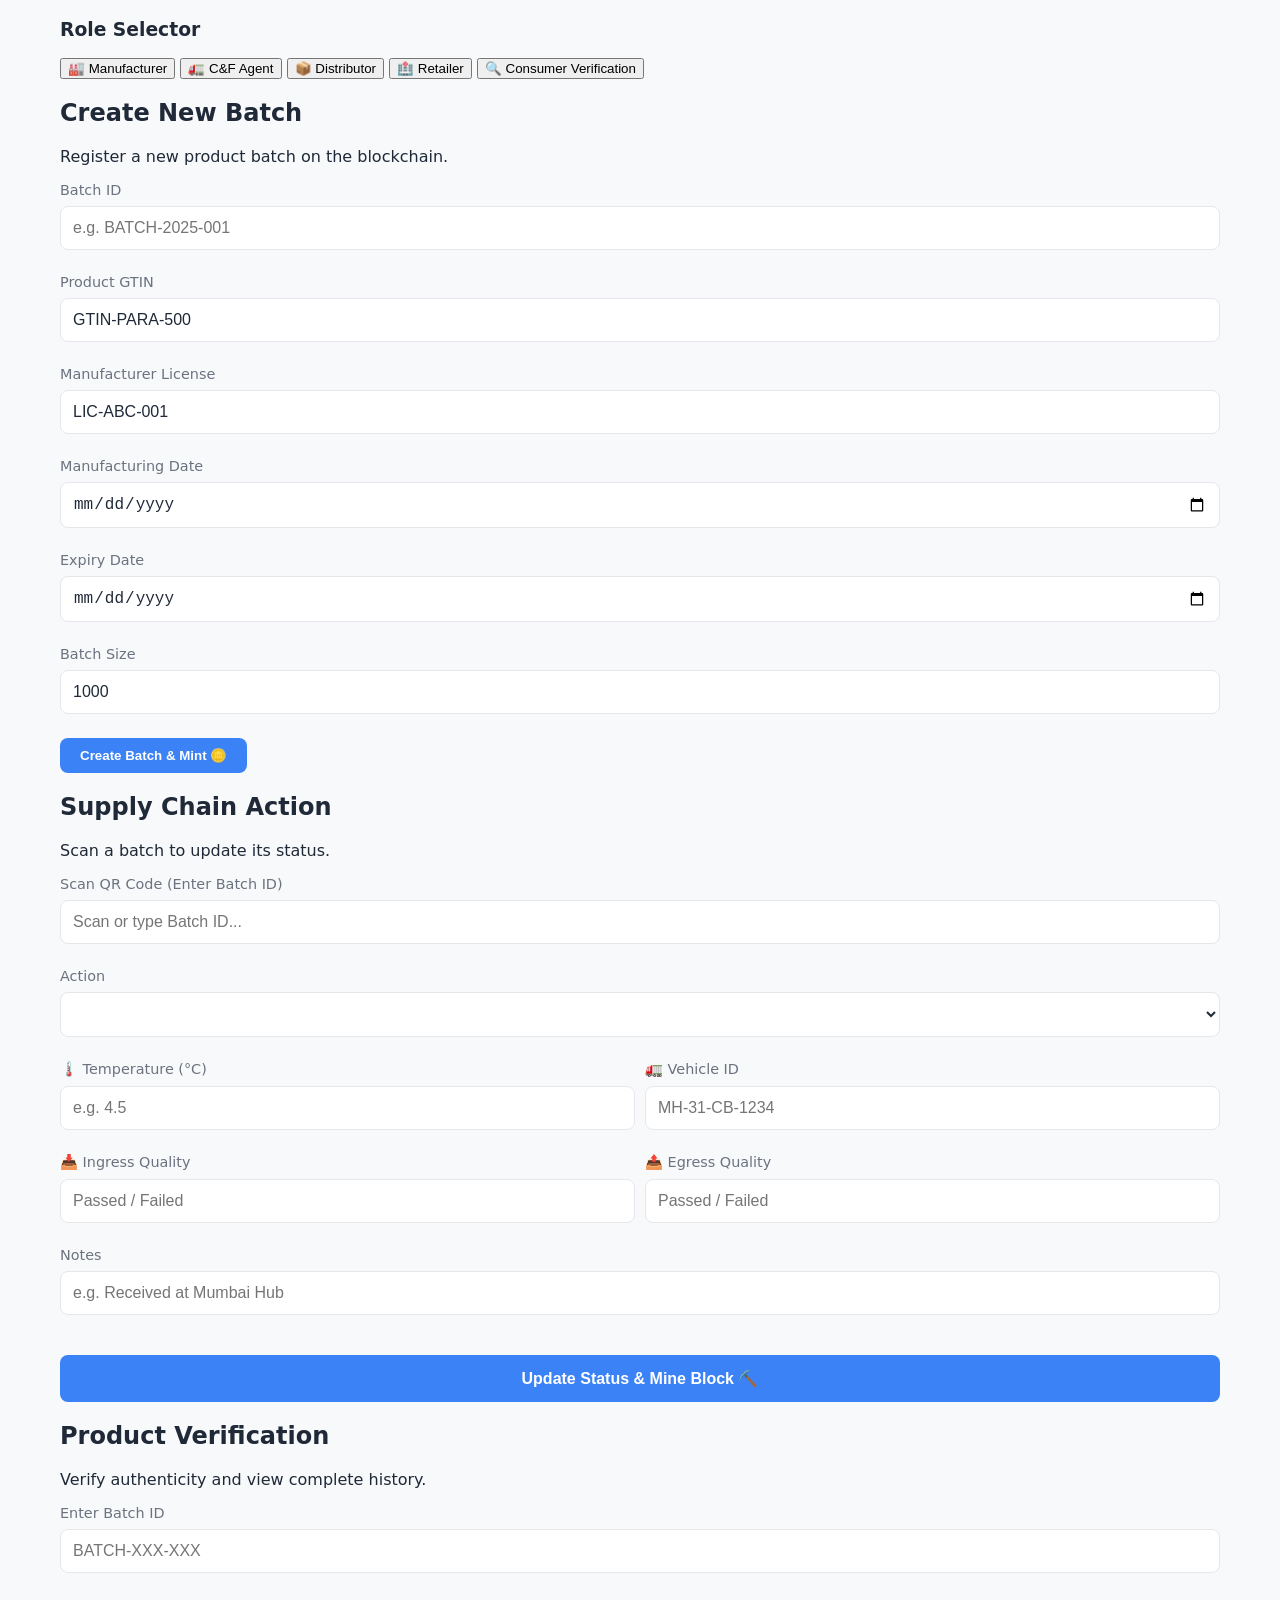
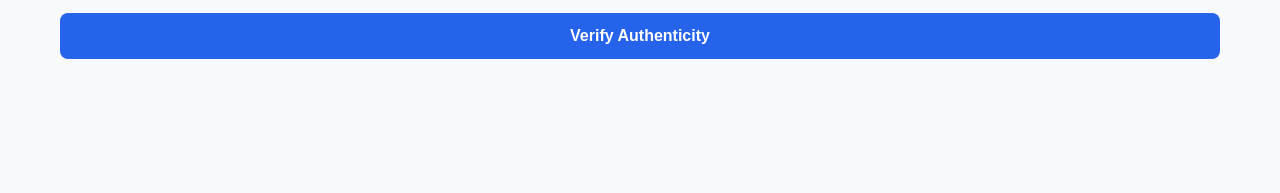
<file: static/index.html>
<!DOCTYPE html>
<html lang="en">

<head>
    <meta charset="UTF-8">
    <meta name="viewport" content="width=device-width, initial-scale=1.0">
    <title>FDA TrustChain Dashboard</title>
    <link rel="stylesheet" href="/static/style.css">
</head>

<body>

    <div class="container">
        <!-- Sidebar -->
        <div class="sidebar">
            <h3>Role Selector</h3>
            <button class="role-btn active" onclick="switchRole('manufacturer')">🏭 Manufacturer</button>
            <button class="role-btn" onclick="switchRole('cnf')">🚛 C&F Agent</button>
            <button class="role-btn" onclick="switchRole('distributor')">📦 Distributor</button>
            <button class="role-btn" onclick="switchRole('retailer')">🏥 Retailer</button>
            <button class="role-btn" onclick="switchRole('consumer')">🔍 Consumer Verification</button>
        </div>

        <!-- Main Content -->
        <div class="main-content">

            <!-- Manufacturer View -->
            <div id="manufacturer" class="section active">
                <div class="header">
                    <h2>Create New Batch</h2>
                    <p>Register a new product batch on the blockchain.</p>
                </div>

                <form id="createBatchForm">
                    <div class="form-group">
                        <label>Batch ID</label>
                        <input type="text" id="batchId" placeholder="e.g. BATCH-2025-001" required>
                    </div>
                    <div class="form-group">
                        <label>Product GTIN</label>
                        <input type="text" id="gtin" value="GTIN-PARA-500" required>
                    </div>
                    <div class="form-group">
                        <label>Manufacturer License</label>
                        <input type="text" id="license" value="LIC-ABC-001" required>
                    </div>
                    <div class="form-group">
                        <label>Manufacturing Date</label>
                        <input type="date" id="mfgDate" required>
                    </div>
                    <div class="form-group">
                        <label>Expiry Date</label>
                        <input type="date" id="expDate" required>
                    </div>
                    <div class="form-group">
                        <label>Batch Size</label>
                        <input type="number" id="size" value="1000" required>
                    </div>
                    <button type="button" onclick="createBatch()" class="primary-btn">Create Batch & Mint 🪙</button>
                </form>

                <div id="batchResult" style="margin-top: 20px;"></div>


            </div>

            <!-- Supply Chain Worker View (Shared for C&F, Dist, Retailer) -->
            <div id="supply-worker" class="section">
                <div class="header">
                    <h2 id="workerTitle">Supply Chain Action</h2>
                    <p>Scan a batch to update its status.</p>
                </div>

                <div class="form-group">
                    <label>Scan QR Code (Enter Batch ID)</label>
                    <input type="text" id="scanInput" placeholder="Scan or type Batch ID...">
                </div>

                <div class="form-group">
                    <label>Action</label>
                    <select id="actionType">
                        <!-- Populated dynamically -->
                    </select>
                </div>

                <!-- Logistics Details -->
                <div style="display: grid; grid-template-columns: 1fr 1fr; gap: 10px;">
                    <div class="form-group">
                        <label>🌡️ Temperature (°C)</label>
                        <input type="text" id="logTemp" placeholder="e.g. 4.5">
                    </div>
                    <div class="form-group">
                        <label>🚛 Vehicle ID</label>
                        <input type="text" id="logVehicle" placeholder="MH-31-CB-1234">
                    </div>
                </div>

                <div style="display: grid; grid-template-columns: 1fr 1fr; gap: 10px;">
                    <div class="form-group">
                        <label>📥 Ingress Quality</label>
                        <input type="text" id="logIngress" placeholder="Passed / Failed">
                    </div>
                    <div class="form-group">
                        <label>📤 Egress Quality</label>
                        <input type="text" id="logEgress" placeholder="Passed / Failed">
                    </div>
                </div>

                <div class="form-group">
                    <label>Notes</label>
                    <input type="text" id="actionNote" placeholder="e.g. Received at Mumbai Hub">
                </div>

                <button onclick="submitAction()" class="action-btn">Update Status & Mine Block ⛏️</button>

                <div id="actionResult" style="margin-top:20px;"></div>
            </div>

            <!-- Consumer Verification View -->
            <div id="consumer" class="section">
                <div class="header">
                    <h2>Product Verification</h2>
                    <p>Verify authenticity and view complete history.</p>
                </div>

                <div class="form-group">
                    <label>Enter Batch ID</label>
                    <input type="text" id="verifyInput" placeholder="BATCH-XXX-XXX">
                </div>
                <button onclick="verifyProduct()" class="action-btn" style="background: var(--accent);">Verify
                    Authenticity</button>

                <div id="verificationResult" style="margin-top:20px;"></div>
                <div id="timelineView" class="timeline"></div>
            </div>

        </div>
    </div>

    <script src="/static/app.js"></script>
</body>

</html>
</file>
<file: static/style.css>
:root {
    --bg-color: #f8f9fa;
    --primary-blue: #0f4c81;
    /* Dark aesthetic blue from header */
    --header-gradient: linear-gradient(135deg, #1A365D 0%, #2563EB 100%);
    --card-bg: #ffffff;
    --text-primary: #1f2937;
    --text-secondary: #6b7280;

    /* Stat Card Colors */
    --stat-blue: #3b82f6;
    --stat-green: #10b981;
    --stat-orange: #f97316;
    --stat-red: #ef4444;

    /* Original App Compatibility */
    --accent: #2563eb;
    --success: #10b981;
    --danger: #ef4444;
    --border: #e5e7eb;
}

body {
    background-color: var(--bg-color);
    color: var(--text-primary);
    font-family: 'Inter', system-ui, -apple-system, sans-serif;
    margin: 0;
    padding: 0;
    display: flex;
    flex-direction: column;
    min-height: 100vh;
    padding-bottom: 100px;
    /* Space for fixed footer */
}

.main-header {
    background: var(--header-gradient);
    color: white;
    padding: 1rem 3rem;
    box-shadow: 0 10px 25px -5px rgba(0, 0, 0, 0.1), 0 8px 10px -6px rgba(0, 0, 0, 0.1);
    display: flex;
    flex-direction: column;
    gap: 0.8rem;
    position: sticky;
    top: 0;
    z-index: 1000;
}

.header-top {
    display: flex;
    justify-content: space-between;
    align-items: center;
    width: 100%;
}

.brand-group {
    display: flex;
    align-items: center;
    gap: 1.5rem;
}

.brand-logo {
    width: 42px;
    height: 42px;
    border-radius: 50%;
    border: 1.5px solid rgba(255, 255, 255, 0.3);
    object-fit: cover;
    background: white;
    box-shadow: 0 4px 6px rgba(0, 0, 0, 0.1);
}

.logo-container {
    display: flex;
    align-items: center;
    gap: 4px;
}

.logo-separator {
    color: rgba(255, 255, 255, 0.4);
    font-weight: 300;
    font-size: 1.1rem;
    margin: 0;
}

.brand-title {
    font-size: 1.6rem;
    font-weight: 700;
    margin: 0;
    letter-spacing: -0.02em;
    text-shadow: 0 2px 4px rgba(0, 0, 0, 0.1);
}

.brand-subtitle {
    font-size: 0.85rem;
    opacity: 0.85;
    margin: 0;
    font-weight: 400;
    max-width: 1000px;
    line-height: 1.4;
    letter-spacing: 0.01em;
}

.live-indicator {
    background: rgba(255, 255, 255, 0.1);
    backdrop-filter: blur(4px);
    border: 1px solid rgba(255, 255, 255, 0.2);
    color: white;
    padding: 8px 18px;
    border-radius: 50px;
    font-size: 0.8rem;
    font-weight: 600;
    display: flex;
    align-items: center;
    gap: 10px;
    box-shadow: 0 4px 12px rgba(0, 0, 0, 0.1);
}

.pulse-dot {
    width: 10px;
    height: 10px;
    background: #4ade80;
    border-radius: 50%;
    position: relative;
    box-shadow: 0 0 0 rgba(74, 222, 128, 0.4);
    animation: pulse 2s infinite;
}

@keyframes pulse {
    0% {
        transform: scale(0.95);
        box-shadow: 0 0 0 0 rgba(74, 222, 128, 0.7);
    }

    70% {
        transform: scale(1);
        box-shadow: 0 0 0 10px rgba(74, 222, 128, 0);
    }

    100% {
        transform: scale(0.95);
        box-shadow: 0 0 0 0 rgba(74, 222, 128, 0);
    }
}

.role-nav {
    display: flex;
    justify-content: center;
    /* Align start to allow scrolling from left */
    align-items: center;
    gap: 12px;
    padding: 1rem 2rem;
    background: rgba(255, 255, 255, 0.95);
    backdrop-filter: blur(15px);
    border-bottom: 1px solid rgba(0, 0, 0, 0.08);
    position: sticky;
    top: 93px;
    /* Adjust based on new header height */
    z-index: 999;
    margin-bottom: 2.5rem;
    box-shadow: 0 4px 15px -1px rgba(0, 0, 0, 0.05);

    /* Scrollable */
    overflow-x: auto;
    white-space: nowrap;
    -webkit-overflow-scrolling: touch;
    scrollbar-width: none;
    /* Hide scrollbar Firefox */
}

.role-nav::-webkit-scrollbar {
    display: none;
    /* Hide scrollbar Chrome/Safari */
}

/* Ensure header is always sticky without transform */
.main-header {
    background: var(--header-gradient);
    color: white;
    padding: 1rem 3rem;
    box-shadow: 0 10px 25px -5px rgba(0, 0, 0, 0.1);
    display: flex;
    flex-direction: column;
    gap: 0.8rem;
    position: sticky;
    top: 0;
    z-index: 1000;
}

.role-pill {
    padding: 12px 24px;
    border-radius: 12px;
    font-weight: 600;
    color: #4b5563;
    text-decoration: none;
    transition: all 0.3s cubic-bezier(0.4, 0, 0.2, 1);
    background: #f8fafc;
    display: flex;
    align-items: center;
    gap: 10px;
    border: 1px solid #e2e8f0;
    box-shadow: 0 1px 2px rgba(0, 0, 0, 0.05);
}

.role-pill:hover {
    background: #ffffff;
    border-color: var(--stat-blue);
    transform: translateY(-2px);
    box-shadow: 0 4px 12px rgba(37, 99, 235, 0.1);
    color: var(--stat-blue);
}

.role-pill.active {
    background: var(--stat-blue);
    color: white !important;
    border-color: var(--stat-blue);
    box-shadow: 0 4px 14px rgba(37, 99, 235, 0.3);
}

.role-pill.active i {
    color: white;
}


.role-pill.active.orange {
    background: var(--stat-orange);
    box-shadow: 0 4px 6px -1px rgba(249, 115, 22, 0.4);
}

.container {
    max-width: 1200px;
    margin: 0 auto;
    padding: 0 20px;
    flex: 1;
    width: 100%;
    box-sizing: border-box;
}

/* Dashboard Cards */
/* Input with button container */
.input-with-button {
    position: relative;
    display: flex;
    align-items: center;
}

.input-with-button input {
    padding-right: 120px !important;
    /* Make room for the button */
}

.qr-scan-btn {
    position: absolute;
    right: 8px;
    background: #eef2ff;
    color: #4f46e5;
    border: 1px solid #c7d2fe;
    padding: 6px 14px;
    border-radius: 8px;
    font-size: 0.85rem;
    font-weight: 600;
    cursor: pointer;
    display: flex;
    align-items: center;
    gap: 6px;
    transition: all 0.2s;
}

.qr-scan-btn:hover {
    background: #e0e7ff;
    border-color: #818cf8;
}

.qr-scan-btn i {
    width: 16px;
    height: 16px;
}

/* Inventory/Expired */
.expired-text {
    color: var(--danger) !important;
    font-weight: 600;
}

@keyframes highlight-flash {
    0% {
        background-color: rgba(37, 99, 235, 0.2);
    }

    100% {
        background-color: transparent;
    }
}

.highlight-flash {
    animation: highlight-flash 1s ease-out;
}

.main-card {
    background: white;
    border-radius: 16px;
    padding: 2rem;
    box-shadow: 0 10px 15px -3px rgba(0, 0, 0, 0.05);
    /* Clean shadow */
}

.dashboard-title {
    display: flex;
    align-items: center;
    gap: 12px;
    margin-bottom: 2rem;
    font-size: 1.25rem;
    font-weight: 700;
    color: var(--text-primary);
}

.stats-grid {
    display: grid;
    grid-template-columns: repeat(auto-fit, minmax(240px, 1fr));
    gap: 1.5rem;
}

.stat-card {
    padding: 1.5rem;
    border-radius: 12px;
    color: white;
    box-shadow: 0 4px 6px -1px rgba(0, 0, 0, 0.1);
    position: relative;
    overflow: hidden;
}

.stat-card.blue {
    background-color: var(--stat-blue);
}

.stat-card.green {
    background-color: var(--stat-green);
}

.stat-card.orange {
    background-color: var(--stat-orange);
}

.stat-card.red {
    background-color: var(--stat-red);
}

.stat-number {
    font-size: 2.5rem;
    font-weight: 800;
    line-height: 1;
    margin-bottom: 0.5rem;
    display: block;
}

.stat-label {
    font-size: 0.95rem;
    font-weight: 500;
    opacity: 0.95;
    margin-bottom: 0.25rem;
    display: block;
}

.stat-sub {
    font-size: 0.75rem;
    opacity: 0.8;
}

/* Timeline & Verification */
.timeline-item {
    display: flex;
    gap: 1.5rem;
    padding-bottom: 2rem;
    position: relative;
}

/* Vertical Line */
.timeline-item::before {
    content: '';
    position: absolute;
    left: 19px;
    /* Half of circle width (40px/2 = 20px) minus 1px width? No. */
    top: 40px;
    bottom: 0;
    width: 2px;
    background: #e5e7eb;
    z-index: 0;
}

.timeline-item:last-child::before {
    display: none;
}

.timeline-marker {
    width: 40px;
    height: 40px;
    border-radius: 50%;
    background: var(--stat-blue);
    color: white;
    display: flex;
    justify-content: center;
    align-items: center;
    font-weight: bold;
    z-index: 1;
    flex-shrink: 0;
}

.timeline-marker.green {
    background: var(--stat-green);
}

.timeline-content {
    flex: 1;
}

.timeline-title {
    font-weight: 700;
    font-size: 1.1rem;
    margin-bottom: 0.25rem;
}

.timeline-meta {
    font-size: 0.9rem;
    color: var(--text-secondary);
    margin-bottom: 0.75rem;
}

.proof-card {
    background: #eff6ff;
    border: 1px solid #bfdbfe;
    border-radius: 8px;
    padding: 1rem;
    font-size: 0.85rem;
    color: #1e40af;
}

.proof-card.green {
    background: #ecfdf5;
    border: 1px solid #a7f3d0;
    color: #065f46;
}

.proof-label {
    display: flex;
    align-items: center;
    gap: 6px;
    font-weight: 600;
    margin-bottom: 4px;
}

/* Button */
.btn-primary,
.primary-btn {
    background: var(--stat-blue);
    color: white;
    border: none;
    padding: 10px 20px;
    border-radius: 8px;
    font-weight: 600;
    cursor: pointer;
    text-decoration: none;
    display: inline-block;
    transition: background 0.2s;
}

.btn-primary:hover,
.primary-btn:hover {
    background: #2563eb;
}

.btn-block {
    display: block;
    width: 100%;
    text-align: center;
    padding: 14px;
}

/* Footer */
.main-footer {
    position: fixed;
    bottom: 0;
    left: 0;
    width: 100%;
    background: rgba(255, 255, 255, 0.95);
    backdrop-filter: blur(10px);
    padding: 0.8rem 0;
    border-top: 1px solid #e5e7eb;
    color: var(--text-secondary);
    z-index: 1000;
    box-shadow: 0 -4px 10px rgba(0, 0, 0, 0.05);
}

.footer-content {
    display: flex;
    justify-content: center;
    align-items: center;
    flex-direction: column;
    text-align: center;
}

.footer-brand {
    font-weight: 600;
    display: flex;
    align-items: center;
    gap: 8px;
    color: var(--text-primary);
}

.footer-links {
    display: flex;
    gap: 20px;
    font-size: 0.9rem;
    align-items: center;
}

.footer-links a {
    color: var(--text-secondary);
    text-decoration: none;
    transition: color 0.2s;
}

.footer-links a:hover {
    color: var(--primary-blue);
}

/* Footer Text Structure */
.footer-text-primary {
    font-weight: 600;
    color: var(--text-primary);
    margin-top: 7px;
    font-size: 0.9rem;
}

.footer-separator {
    margin: 0 8px;
    color: #cbd5e1;
}

.footer-link {
    color: var(--text-secondary);
    text-decoration: none;
    font-weight: 400;
    transition: color 0.2s;
}

.footer-link:hover {
    color: var(--primary-blue);
}

.footer-text-secondary {
    font-size: 0.75rem;
    color: #9ca3af;
}

/* Logos */
.logo-container {
    display: flex;
    align-items: center;
    gap: 15px;
    margin-right: 15px;
    padding: 0;
}

.brand-logo {
    height: 48px;
    width: 48px;
    object-fit: contain;
    background: white;
    border-radius: 50%;
    /* Circular */
    padding: 4px;
    box-shadow: 0 2px 4px rgba(0, 0, 0, 0.1);
}

.logo-separator {
    color: rgba(255, 255, 255, 0.6);
    font-weight: 300;
    font-size: 1rem;
}

/* --- Compatibility with Old App Logic --- */
.form-group {
    margin-bottom: 1.5rem;
    text-align: left;
}

.form-group label {
    display: block;
    margin-bottom: 0.5rem;
    color: var(--text-secondary);
    font-size: 0.9rem;
    font-weight: 500;
}

.form-group input,
.form-group select,
.form-group textarea {
    width: 100%;
    background: #ffffff;
    border: 1px solid var(--border);
    color: var(--text-primary);
    padding: 12px;
    border-radius: 8px;
    font-size: 1rem;
    box-sizing: border-box;
    transition: border-color 0.2s;
}

.form-group input:focus {
    outline: none;
    border-color: var(--stat-blue);
}

.action-btn {
    background: var(--stat-blue);
    color: white;
    border: none;
    padding: 14px 24px;
    border-radius: 8px;
    cursor: pointer;
    font-weight: 600;
    width: 100%;
    margin-top: 1rem;
    font-size: 1rem;
    transition: background 0.2s;
}

.action-btn:hover {
    background: #2563eb;
}

.timeline {
    margin-top: 2rem;
    border-left: 2px solid var(--border);
    padding-left: 2rem;
}

.event-card {
    background: #f8fafc;
    padding: 1.5rem;
    border-radius: 12px;
    margin-bottom: 1.5rem;
    border: 1px solid var(--border);
    position: relative;
    text-align: left;
}

.event-card::before {
    content: '';
    position: absolute;
    left: -2.35rem;
    /* Adjust based on padding and border-left */
    top: 1.5rem;
    width: 12px;
    height: 12px;
    border-radius: 50%;
    background: var(--stat-blue);
    border: 4px solid white;
    box-shadow: 0 0 0 1px var(--border);
}

.event-title {
    font-weight: 700;
    color: var(--stat-blue);
    margin-bottom: 0.5rem;
    font-size: 1.1rem;
}

.event-meta {
    font-size: 0.85rem;
    color: var(--text-secondary);
    margin-top: 1rem;
}

.meta-row {
    font-size: 0.9em;
    color: var(--text-secondary);
    margin: 4px 0;
    padding-left: 10px;
    border-left: 2px solid var(--border);
}

#qr-display {
    text-align: center;
    margin-top: 2rem;
    padding: 2rem;
    background: white;
    border-radius: 16px;
    width: fit-content;
    margin-left: auto;
    margin-right: auto;
    border: 1px solid var(--border);
}

#qr-display img {
    width: 200px;
    height: 200px;
}
</file>
